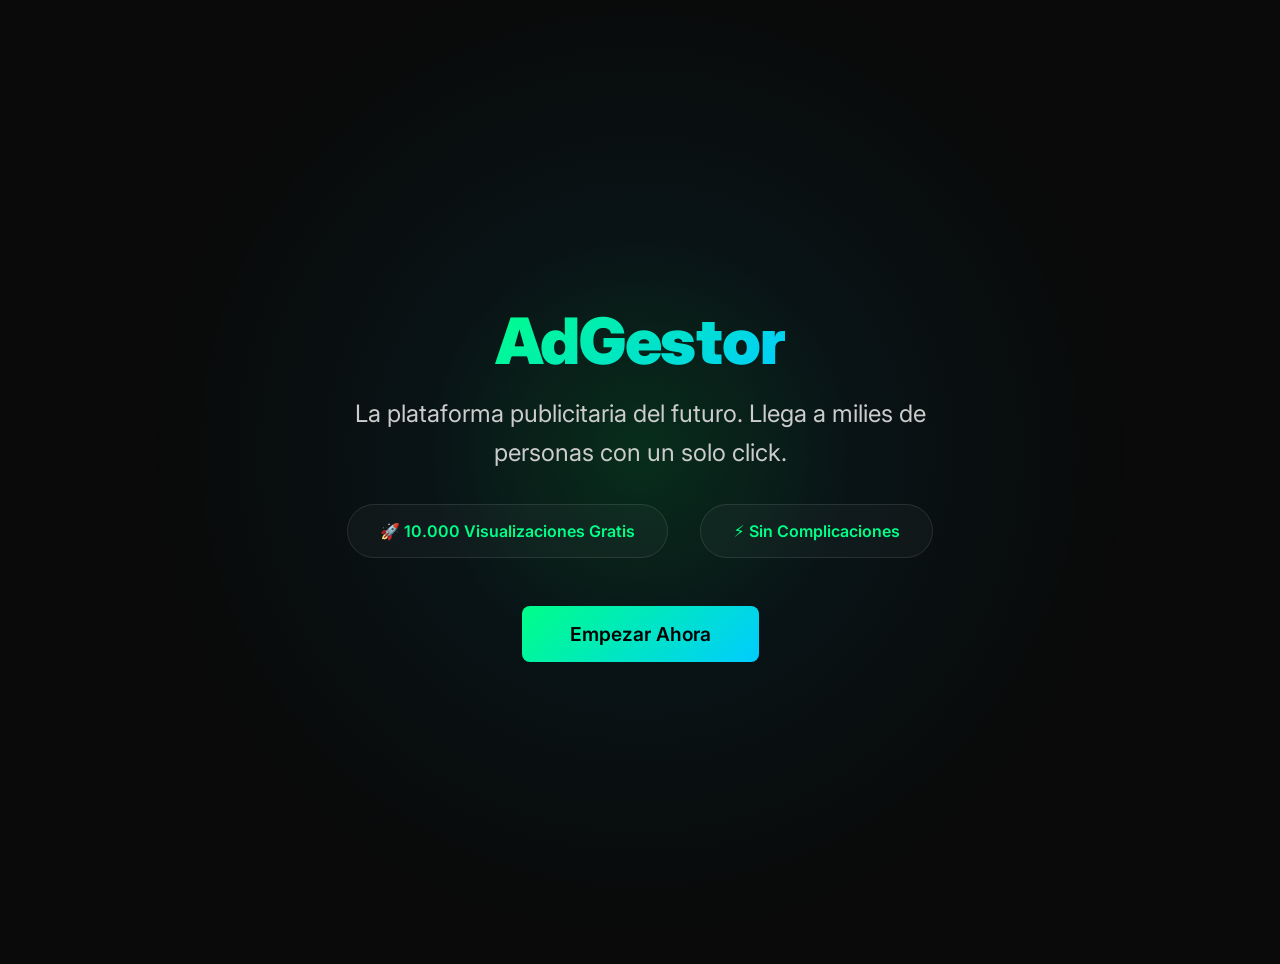
<file: index.html>
<!DOCTYPE html>
<html lang="es">

<head>
    <meta charset="UTF-8">
    <meta name="viewport" content="width=device-width, initial-scale=1.0">
    <title>AdGestor - Crea y Gestiona tus Anuncios</title>
    <link rel="stylesheet" href="style.css">
    <link href="https://fonts.googleapis.com/css2?family=Inter:wght@400;700;900&display=swap" rel="stylesheet">
    <style>
        .hero {
            height: 100vh;
            display: flex;
            flex-direction: column;
            justify-content: center;
            align-items: center;
            text-align: center;
            padding: 2rem;
        }

        h1 {
            font-size: 4rem;
            margin-bottom: 1rem;
            background: linear-gradient(135deg, var(--primary-color), var(--secondary-color));
            background-clip: text;
            -webkit-background-clip: text;
            -webkit-text-fill-color: transparent;
            font-weight: 900;
        }

        p {
            font-size: 1.5rem;
            color: #ccc;
            max-width: 600px;
            margin-bottom: 2rem;
            line-height: 1.6;
        }

        .features {
            display: flex;
            gap: 2rem;
            margin-bottom: 3rem;
        }

        .feature {
            background: rgba(255, 255, 255, 0.03);
            padding: 1rem 2rem;
            border-radius: 50px;
            border: 1px solid var(--border-color);
            color: var(--primary-color);
            font-weight: 600;
        }
    </style>
</head>

<body>
    <div class="container">
        <section class="hero animate-fade-in">
            <h1>AdGestor</h1>
            <p>La plataforma publicitaria del futuro. Llega a milies de personas con un solo click.</p>

            <div class="features">
                <div class="feature">🚀 10.000 Visualizaciones Gratis</div>
                <div class="feature">⚡ Sin Complicaciones</div>
            </div>

            <a href="https://account.erikhub.com/?from=adgestor" class="btn"
                style="padding: 1rem 3rem; font-size: 1.2rem;">Empezar Ahora</a>
        </section>
    </div>

    <script>
        // Check for login parameters in URL
        const urlParams = new URLSearchParams(window.location.search);
        const userId = urlParams.get('id');
        const userName = urlParams.get('name');
        // Handle both 'mail' and 'email' parameters
        const userMail = urlParams.get('mail') || urlParams.get('email');

        if (userId) {
            // Save to localStorage
            localStorage.setItem('user_id', userId);
            if (userName) localStorage.setItem('user_name', userName);
            if (userMail) localStorage.setItem('user_mail', userMail);

            // Redirect to dashboard
            window.location.href = 'home/index.html';
        }

        // If already logged in, change CTA to Dashboard
        if (localStorage.getItem('user_id')) {
            document.querySelector('.btn').href = 'home/index.html';
            document.querySelector('.btn').textContent = 'Ir al Dashboard';
        }
    </script>

    <script src="script.js"></script>
</body>

</html>
</file>
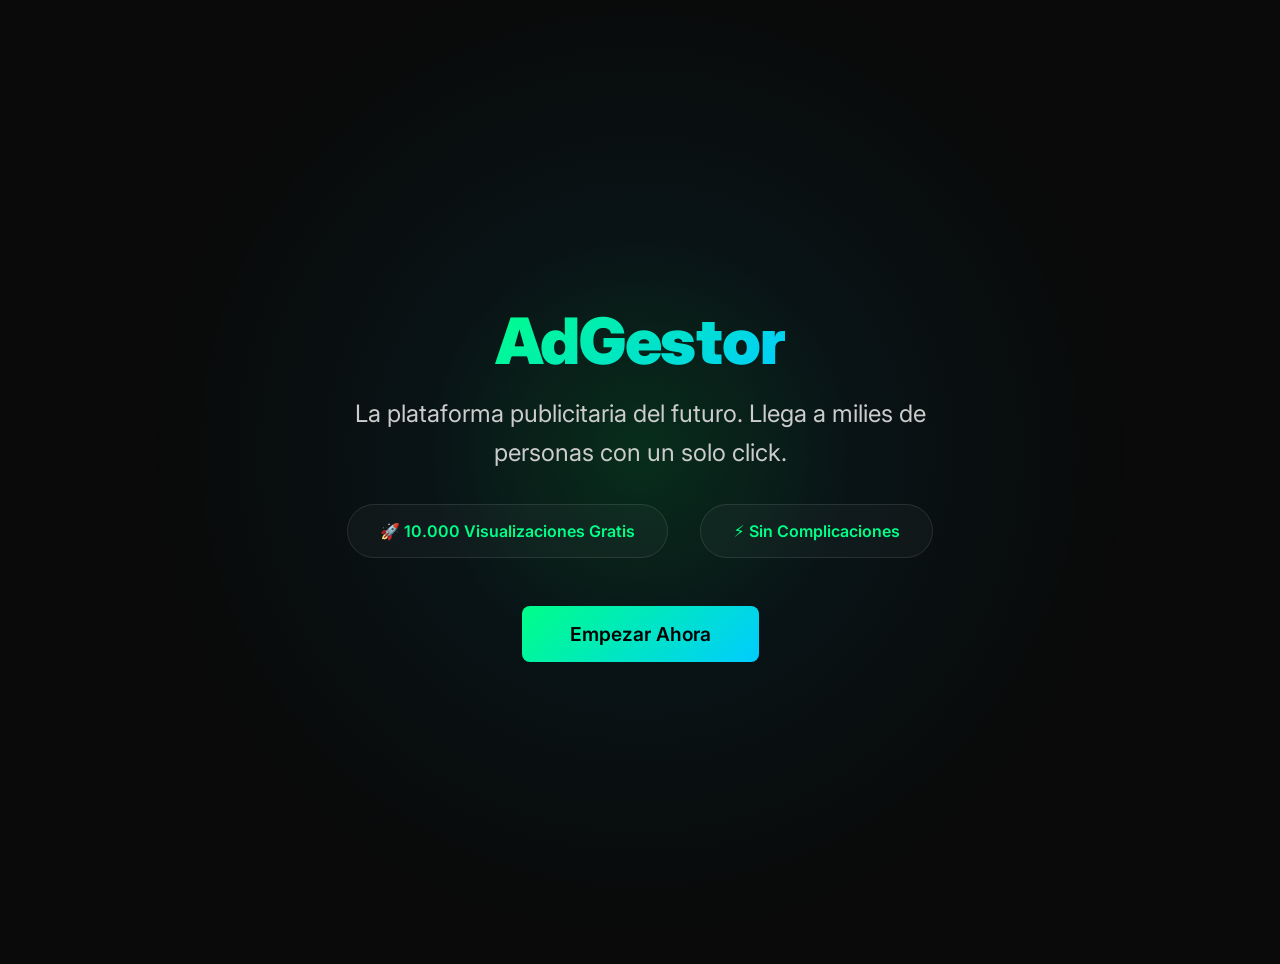
<file: home/index.html>
<!DOCTYPE html>
<html lang="es">

<head>
    <meta charset="UTF-8">
    <meta name="viewport" content="width=device-width, initial-scale=1.0">
    <title>AdGestor - Dashboard</title>
    <link rel="stylesheet" href="../style.css">
    <link href="https://fonts.googleapis.com/css2?family=Inter:wght@400;600;700&display=swap" rel="stylesheet">
    <style>
        .dashboard-grid {
            display: grid;
            grid-template-columns: 1fr 1fr;
            gap: 2rem;
            margin-top: 2rem;
        }

        @media (max-width: 768px) {
            .dashboard-grid {
                grid-template-columns: 1fr;
            }
        }

        .upload-area {
            border: 2px dashed var(--border-color);
            border-radius: 8px;
            padding: 2rem;
            text-align: center;
            cursor: pointer;
            transition: border-color 0.3s ease;
        }

        .upload-area:hover {
            border-color: var(--primary-color);
        }

        .ad-preview img {
            max-width: 100%;
            border-radius: 8px;
            margin-top: 1rem;
        }

        .ad-item {
            background: rgba(255, 255, 255, 0.03);
            border-radius: 8px;
            padding: 1rem;
            margin-bottom: 1rem;
            display: flex;
            align-items: center;
            gap: 1rem;
            border: 1px solid transparent;
            transition: border-color 0.3s ease;
        }

        .ad-item:hover {
            border-color: var(--secondary-color);
        }

        .ad-item img {
            width: 80px;
            height: 80px;
            object-fit: cover;
            border-radius: 4px;
        }

        .ad-info {
            flex-grow: 1;
        }

        .stats {
            display: flex;
            gap: 1rem;
            font-size: 0.9rem;
            color: #aaa;
            margin-top: 0.5rem;
        }

        .plan-badge {
            background: var(--accent-color);
            color: white;
            padding: 0.2rem 0.6rem;
            border-radius: 12px;
            font-size: 0.7rem;
            font-weight: bold;
            text-transform: uppercase;
        }

        .pricing-card {
            text-align: center;
        }

        .price {
            font-size: 2.5rem;
            font-weight: 700;
            color: var(--primary-color);
            margin: 1rem 0;
        }

        .old-price {
            text-decoration: line-through;
            color: #666;
            font-size: 1.2rem;
        }
    </style>
    <script>
        // Check authentication
        if (!localStorage.getItem('user_id')) {
            window.location.href = '../index.html';
        }
    </script>
</head>

<body>
    <div class="container animate-fade-in">
        <header style="display: flex; justify-content: space-between; align-items: center; margin-bottom: 3rem;">
            <h1>Hola, <span id="userNameDisplay" style="color: var(--primary-color);">Usuario</span></h1>
            <nav>
                <a href="../iframe/index.html" class="btn">Generar Iframe</a>
            </nav>
        </header>

        <div class="dashboard-grid">
            <!-- Create Ad Section -->
            <section class="card">
                <h2>Crear Nuevo Anuncio</h2>
                <p style="margin-bottom: 1.5rem; color: #aaa;">Sube tu creatividad y llega a miles de personas.</p>

                <form id="createAdForm">
                    <div style="margin-bottom: 1rem;">
                        <input type="text" id="adTitle" placeholder="Nombre de la campaña" required>
                    </div>
                    <div style="margin-bottom: 1rem;">
                        <input type="url" id="adLink" placeholder="Enlace de destino (ej: https://mitienda.com)"
                            required>
                    </div>

                    <div class="upload-area" id="dropZone">
                        <p>Arrastra tu imagen aquí o haz click para subir</p>
                        <input type="file" id="adImage" accept="image/*" style="display: none;">
                        <div id="previewContainer" class="ad-preview"></div>
                    </div>

                    <p style="margin: 1rem 0; font-size: 0.9rem; color: #888;">
                        * Los anuncios se guardan en el plan GRATIS (máx 10.000 visualizaciones).
                    </p>

                    <button type="submit" class="btn" style="width: 100%; margin-top: 1rem;">Publicar Anuncio</button>
                </form>
            </section>

            <!-- My Ads / Plans Section -->
            <div style="display: flex; flex-direction: column; gap: 2rem;">
                <section class="card">
                    <h2>Mis Anuncios</h2>
                    <div id="adsList" style="margin-top: 1.5rem; max-height: 400px; overflow-y: auto;">
                        <p id="loadingMessage" style="text-align: center; color: #666;">Cargando anuncios...</p>
                    </div>
                </section>

                <section class="card pricing-card">
                    <h2>Plan Premium</h2>
                    <p style="color: #aaa;">Impulsa tus anuncios al siguiente nivel.</p>
                    <div class="price">
                        3€ <span class="old-price">5€</span>
                    </div>
                    <p style="margin-bottom: 1rem;">Pago único. Sin límites.</p>
                    <button class="btn" disabled
                        style="background: #333; color: #666; cursor: not-allowed;">Próximamente</button>
                </section>
            </div>
        </div>
    </div>

    <script src="../script.js"></script>
    <script type="module">
        import { db } from '../firebase-config.js';
        import { collection, addDoc, onSnapshot, query, orderBy, serverTimestamp } from "https://www.gstatic.com/firebasejs/12.9.0/firebase-firestore.js";

        // Display User Name
        const userId = localStorage.getItem('user_id');
        const userName = localStorage.getItem('user_name') || 'Usuario';
        document.getElementById('userNameDisplay').textContent = userName;

        // Debug info
        const loadingMsg = document.getElementById('loadingMessage');
        if (loadingMsg) loadingMsg.textContent = `Cargando anuncios para ID: ${userId}...`;

        // Image Handling
        const dropZone = document.getElementById('dropZone');
        const fileInput = document.getElementById('adImage');
        const previewContainer = document.getElementById('previewContainer');
        let base64Image = '';

        dropZone.addEventListener('click', () => fileInput.click());

        fileInput.addEventListener('change', handleFileSelect);

        function handleFileSelect(e) {
            const file = e.target.files[0];
            if (file) {
                const reader = new FileReader();
                reader.onload = function (e) {
                    base64Image = e.target.result;
                    previewContainer.innerHTML = `<img src="${base64Image}" alt="Preview">`;
                };
                reader.readAsDataURL(file);
            }
        }

        // Form Submission
        const createAdForm = document.getElementById('createAdForm');
        createAdForm.addEventListener('submit', async (e) => {
            e.preventDefault();

            if (!base64Image) {
                alert('Por favor selecciona una imagen para el anuncio.');
                return;
            }

            const title = document.getElementById('adTitle').value;
            const link = document.getElementById('adLink').value;

            try {
                const docRef = await addDoc(collection(db, "ads"), {
                    title: title,
                    link: link,
                    image: base64Image,
                    clicks: 0,
                    views: 0,
                    random: Math.random(),
                    createdAt: serverTimestamp(),
                    plan: 'free',
                    userId: userId // Store user ID
                });

                alert('Anuncio creado con éxito!');
                createAdForm.reset();
                previewContainer.innerHTML = '';
                base64Image = '';
            } catch (e) {
                console.error("Error adding document: ", e);
                alert('Error al crear el anuncio: ' + e.message);
            }
        });

        // Load Ads
        const adsList = document.getElementById('adsList');
        const q = query(collection(db, "ads"), where("userId", "==", userId), orderBy("createdAt", "desc"));

        onSnapshot(q, (snapshot) => {
            adsList.innerHTML = '';
            if (snapshot.empty) {
                adsList.innerHTML = '<p style="text-align: center; color: #666;">No hay anuncios creados aún.</p>';
                return;
            }

            snapshot.forEach((doc) => {
                const data = doc.data();
                const div = document.createElement('div');
                div.className = 'ad-item';
                div.innerHTML = `
                    <img src="${data.image}" alt="${data.title}">
                    <div class="ad-info">
                        <div style="display: flex; justify-content: space-between; align-items: center;">
                            <h3>${data.title}</h3>
                            <span class="plan-badge">${data.plan}</span>
                        </div>
                        <a href="${data.link}" target="_blank" style="font-size: 0.8rem; color: var(--secondary-color);">${data.link}</a>
                        <div class="stats">
                            <span>🖱️ ${data.clicks || 0} Clicks</span>
                            <span>👁️ ${data.views || 0} Visualizaciones</span>
                        </div>
                    </div>
                `;
                adsList.appendChild(div);
            });
        }, (error) => {
            console.error("Error loading ads:", error);
            // Check for missing index error
            if (error.message.includes("The query requires an index")) {
                console.log("Creating index link in console...");
                adsList.innerHTML = `
                   <div style="text-align: center; padding: 2rem;">
                       <p style="color: var(--primary-color); margin-bottom: 1rem;">⚠️ Configuración necesaria</p>
                       <p style="color: #aaa; margin-bottom: 1rem;">Haz clic en el enlace que aparece en la consola (F12) para habilitar los filtros.</p>
                       <small style="color: #666;">Error: Índice faltante</small>
                   </div>
               `;
            } else {
                adsList.innerHTML = `<p style="text-align: center; color: red;">Error cargando anuncios: ${error.message}</p>`;
            }
        });
    </script>
</body>

</html>
</file>
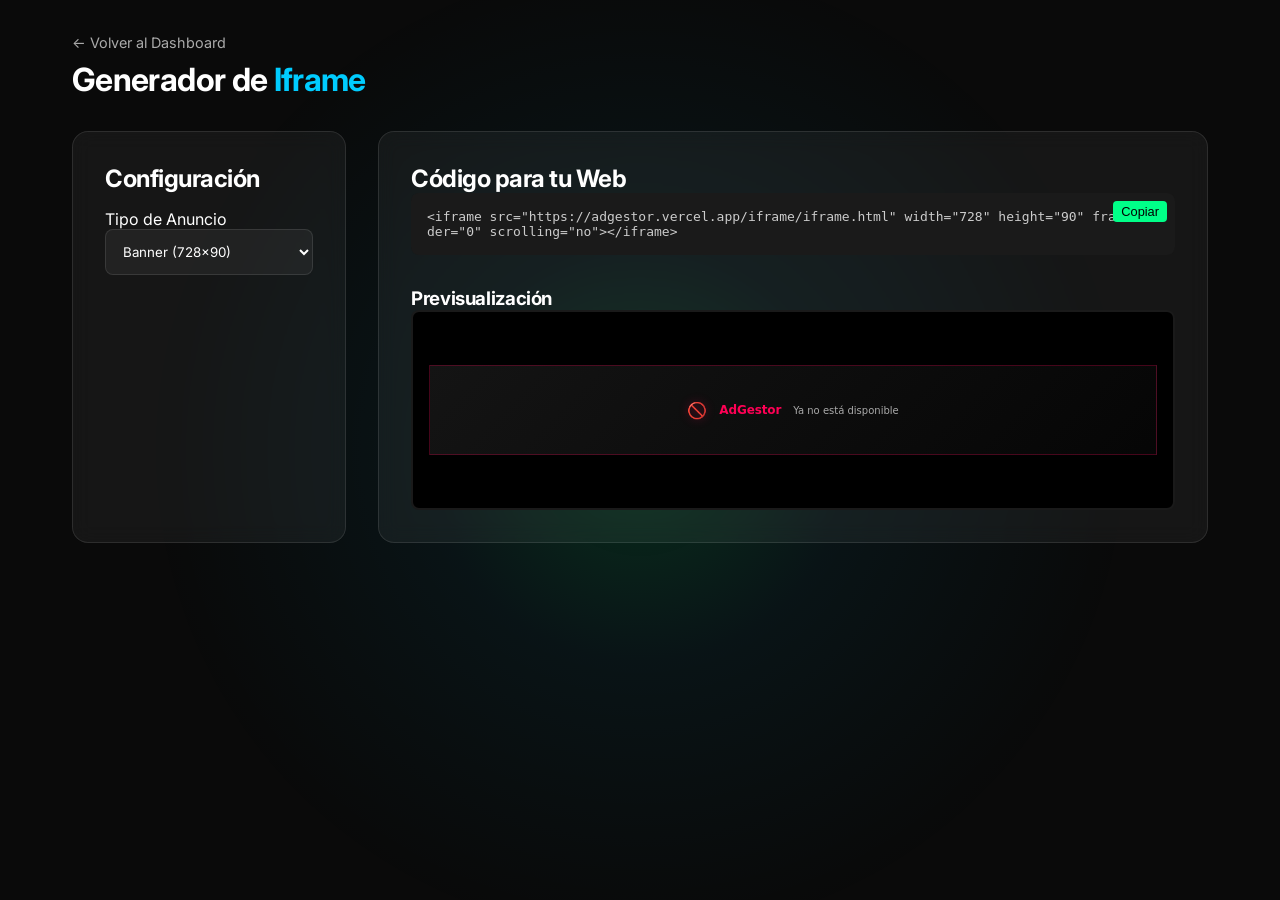
<file: iframe/index.html>
<!DOCTYPE html>
<html lang="es">

<head>
    <meta charset="UTF-8">
    <meta name="viewport" content="width=device-width, initial-scale=1.0">
    <title>AdGestor - Generador de Iframe</title>
    <link rel="stylesheet" href="../style.css">
    <link href="https://fonts.googleapis.com/css2?family=Inter:wght@400;600;700&display=swap" rel="stylesheet">
    <style>
        .generator-grid {
            display: grid;
            grid-template-columns: 1fr 1fr;
            gap: 2rem;
            margin-top: 2rem;
        }

        @media (max-width: 768px) {
            .generator-grid {
                grid-template-columns: 1fr;
            }
        }

        .preview-area {
            background: #000;
            border: 2px solid var(--border-color);
            border-radius: 8px;
            padding: 1rem;
            display: flex;
            justify-content: center;
            align-items: center;
            min-height: 200px;
            overflow: hidden;
        }

        .code-block {
            background: #1a1a1a;
            padding: 1rem;
            border-radius: 8px;
            font-family: monospace;
            color: #ccc;
            word-break: break-all;
            position: relative;
        }

        .copy-btn {
            position: absolute;
            top: 0.5rem;
            right: 0.5rem;
            background: var(--primary-color);
            color: #000;
            border: none;
            padding: 0.2rem 0.5rem;
            border-radius: 4px;
            cursor: pointer;
            font-size: 0.8rem;
        }
    </style>
</head>

<body>
    <div class="container animate-fade-in">
        <header style="margin-bottom: 2rem;">
            <a href="../home/index.html" style="color: #aaa; font-size: 0.9rem;">&larr; Volver al Dashboard</a>
            <h1 style="margin-top: 0.5rem;">Generador de <span style="color: var(--secondary-color);">Iframe</span></h1>
        </header>

        <div class="generator-grid">
            <section class="card">
                <h2>Configuración</h2>
                <div style="margin-top: 1rem;">
                    <label>Tipo de Anuncio</label>
                    <select id="adType">
                        <option value="banner">Banner (728x90)</option>
                        <option value="square">Cuadrado (300x250)</option>
                        <option value="sky">Rascacielos (160x600)</option>
                        <option value="custom">Personalizado</option>
                    </select>

                    <div id="customSize" style="display: none; grid-template-columns: 1fr 1fr; gap: 1rem;">
                        <div>
                            <label>Ancho (px)</label>
                            <input type="number" id="customWidth" value="300">
                        </div>
                        <div>
                            <label>Alto (px)</label>
                            <input type="number" id="customHeight" value="250">
                        </div>
                    </div>
                </div>
            </section>

            <section class="card">
                <h2>Código para tu Web</h2>
                <div class="code-block">
                    <button class="copy-btn" id="copyBtn">Copiar</button>
                    <code id="iframeCode">&lt;iframe src="..."&gt;&lt;/iframe&gt;</code>
                </div>

                <h3 style="margin-top: 2rem;">Previsualización</h3>
                <div class="preview-area" id="previewContainer">
                    <!-- Iframe will be injected here -->
                </div>
            </section>
        </div>
    </div>

    <script src="../script.js"></script>
    <script>
        const adTypeSelect = document.getElementById('adType');
        const customSizeDiv = document.getElementById('customSize');
        const customWidthInput = document.getElementById('customWidth');
        const customHeightInput = document.getElementById('customHeight');
        const iframeCodeElement = document.getElementById('iframeCode');
        const previewContainer = document.getElementById('previewContainer');
        const copyBtn = document.getElementById('copyBtn');

        const baseUrl = window.location.origin + '/iframe/iframe.html'; // Adjust for production if needed

        function updateGenerator() {
            let width, height;
            const type = adTypeSelect.value;

            if (type === 'custom') {
                customSizeDiv.style.display = 'grid';
                width = customWidthInput.value;
                height = customHeightInput.value;
            } else {
                customSizeDiv.style.display = 'none';
                if (type === 'banner') { width = 728; height = 90; }
                else if (type === 'square') { width = 300; height = 250; }
                else if (type === 'sky') { width = 160; height = 600; }
            }

            // Generate Code
            // Using absolute path for local development might be tricky, but let's assume relative path works for now or construct the full URL
            // Ensure the URL points to iframe/iframe.html
            // If running locally with Live Server or similar, origin is localhost:port.
            // If deployed, it will be the domain.

            // NOTE: In the user request, they mentioned https://adgestor.vercel.app/iframe/iframe.html
            // I should use that as base if I want it to be "production ready" code, BUT for local testing it might break if not deployed.
            // However, the user asked for the iframe to be ABOUT that url. 
            // "I el iframe sera sobre https://adgestor.vercel.app/iframe/iframe.html"
            // So I will use that URL for the code, but maybe use relative for preview?
            // Actually, the user says "que muestrara un anuncio random".
            // Let's use the requested URL for the code generation.

            const iframeUrl = "https://adgestor.vercel.app/iframe/iframe.html";
            // const iframeUrl = "../iframe/iframe.html"; // For local preview

            const code = `<iframe src="${iframeUrl}" width="${width}" height="${height}" frameborder="0" scrolling="no"></iframe>`;

            iframeCodeElement.textContent = code;

            // Update Preview (For local preview we need to point to the actual local file if possible, or use the deployed one if it exists)
            // Since we are creating the file now, the deployed one on vercel might not have the new code yet.
            // To make preview work LOCALLY, we should point to the local file.
            // But the generated code should point to production IF the user intends to deploy there.
            // I'll stick to a relative path for the PREVIEW to ensure it works now, and the hardcoded URL for the code snippet as requested.

            // Actually, let's use relative path for preview.
            previewContainer.innerHTML = `<iframe src="iframe.html" width="${width}" height="${height}" frameborder="0" scrolling="no" style="background: white;"></iframe>`;
        }

        adTypeSelect.addEventListener('change', updateGenerator);
        customWidthInput.addEventListener('input', updateGenerator);
        customHeightInput.addEventListener('input', updateGenerator);

        copyBtn.addEventListener('click', () => {
            navigator.clipboard.writeText(iframeCodeElement.textContent).then(() => {
                const originalText = copyBtn.textContent;
                copyBtn.textContent = 'Copiado!';
                setTimeout(() => copyBtn.textContent = originalText, 2000);
            });
        });

        // Initialize
        updateGenerator();
    </script>
</body>

</html>
</file>
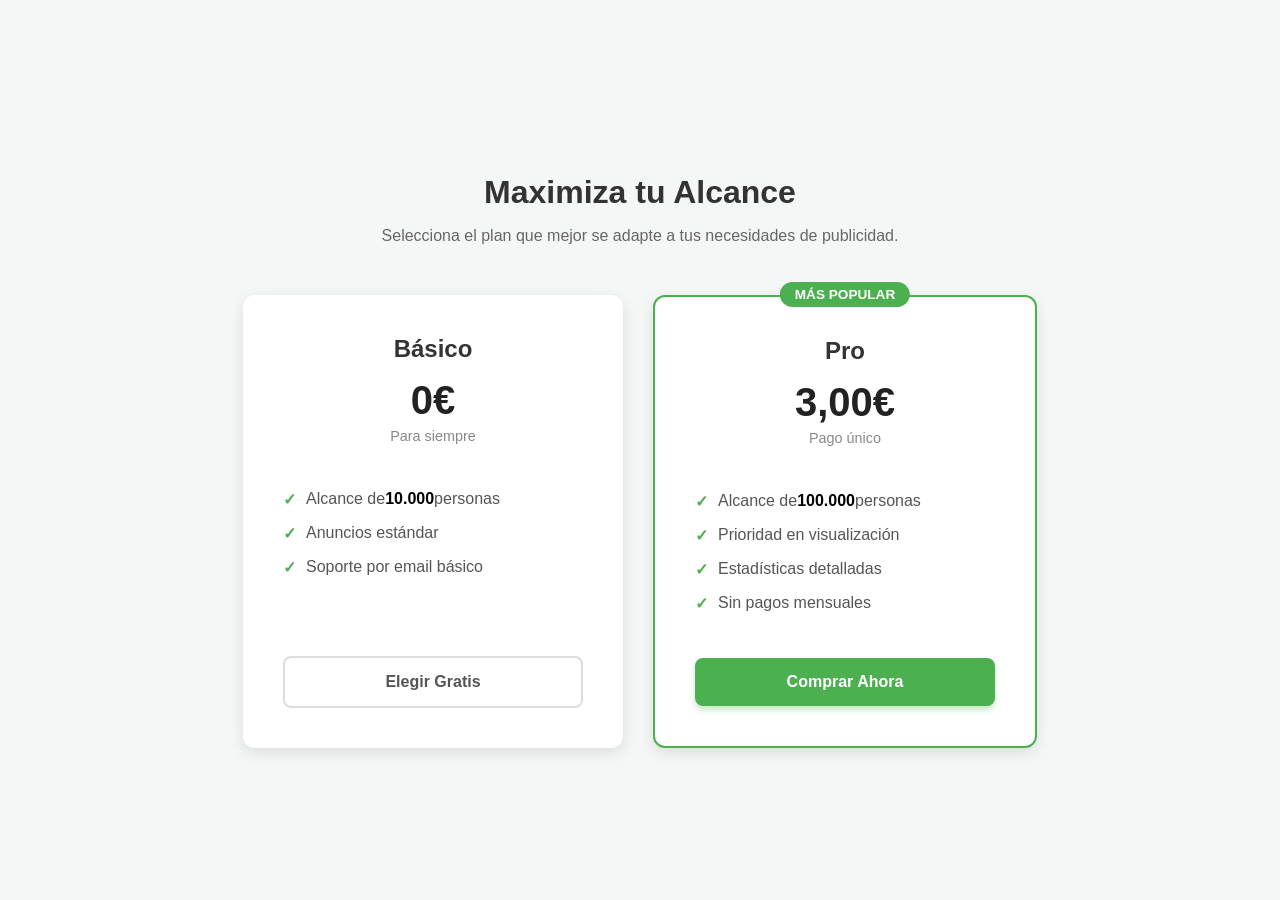
<file: plans.html>
<!DOCTYPE html>
<html lang="es">
<head>
    <meta charset="UTF-8">
    <meta name="viewport" content="width=device-width, initial-scale=1.0">
    <title>Elige tu Plan de Anuncios</title>
    <style>
        /* Estilos Generales */
        body {
            font-family: 'Segoe UI', Tahoma, Geneva, Verdana, sans-serif;
            background-color: #f4f7f6;
            margin: 0;
            padding: 0;
            display: flex;
            justify-content: center;
            align-items: center;
            min-height: 100vh;
        }

        .container {
            text-align: center;
            width: 90%;
            max-width: 1000px;
        }

        h1 {
            color: #333;
            margin-bottom: 10px;
        }

        p.subtitle {
            color: #666;
            margin-bottom: 50px;
        }

        /* Contenedor de las tarjetas */
        .pricing-table {
            display: flex;
            justify-content: center;
            gap: 30px;
            flex-wrap: wrap;
        }

        /* Diseño de la Tarjeta */
        .card {
            background: white;
            border-radius: 12px;
            box-shadow: 0 5px 15px rgba(0,0,0,0.1);
            padding: 40px;
            width: 300px;
            transition: transform 0.3s ease;
            position: relative;
            display: flex;
            flex-direction: column;
        }

        .card:hover {
            transform: translateY(-5px);
        }

        /* Estilos específicos para el plan de pago (Destacado) */
        .card.premium {
            border: 2px solid #4CAF50;
            background: #fff;
        }

        .badge {
            position: absolute;
            top: -15px;
            left: 50%;
            transform: translateX(-50%);
            background-color: #4CAF50;
            color: white;
            padding: 5px 15px;
            border-radius: 20px;
            font-size: 0.85rem;
            font-weight: bold;
            text-transform: uppercase;
        }

        /* Tipografía interna */
        .plan-name {
            font-size: 1.5rem;
            font-weight: bold;
            color: #333;
            margin-bottom: 15px;
        }

        .price {
            font-size: 2.5rem;
            color: #222;
            font-weight: bold;
            margin-bottom: 5px;
        }

        .period {
            font-size: 0.9rem;
            color: #888;
            margin-bottom: 30px;
        }

        .features {
            list-style: none;
            padding: 0;
            margin-bottom: 30px;
            text-align: left;
            flex-grow: 1; /* Empuja el botón hacia abajo */
        }

        .features li {
            margin-bottom: 15px;
            color: #555;
            display: flex;
            align-items: center;
        }

        .features li::before {
            content: "✓";
            color: #4CAF50;
            font-weight: bold;
            margin-right: 10px;
        }

        /* Botones */
        .btn {
            display: block;
            width: 100%;
            padding: 15px 0;
            border-radius: 8px;
            text-decoration: none;
            font-weight: bold;
            text-align: center;
            transition: background 0.3s;
            cursor: pointer;
            border: none;
            font-size: 1rem;
        }

        .btn-outline {
            background: transparent;
            border: 2px solid #ddd;
            color: #555;
        }

        .btn-outline:hover {
            border-color: #333;
            color: #333;
        }

        .btn-primary {
            background-color: #4CAF50;
            color: white;
            box-shadow: 0 4px 6px rgba(76, 175, 80, 0.3);
        }

        .btn-primary:hover {
            background-color: #43a047;
        }

        /* Texto grande para el alcance */
        .reach {
            font-weight: bold;
            color: #000;
        }

    </style>
</head>
<body>

    <div class="container">
        <h1>Maximiza tu Alcance</h1>
        <p class="subtitle">Selecciona el plan que mejor se adapte a tus necesidades de publicidad.</p>

        <div class="pricing-table">
            
            <div class="card">
                <div class="plan-name">Básico</div>
                <div class="price">0€</div>
                <div class="period">Para siempre</div>
                
                <ul class="features">
                    <li>Alcance de <span class="reach">10.000</span> personas</li>
                    <li>Anuncios estándar</li>
                    <li>Soporte por email básico</li>
                </ul>

                <button class="btn btn-outline" onclick="seleccionarPlan('Gratis')">Elegir Gratis</button>
            </div>

            <div class="card premium">
                <div class="badge">Más Popular</div>
                <div class="plan-name">Pro</div>
                <div class="price">3,00€</div>
                <div class="period">Pago único</div>
                
                <ul class="features">
                    <li>Alcance de <span class="reach">100.000</span> personas</li>
                    <li>Prioridad en visualización</li>
                    <li>Estadísticas detalladas</li>
                    <li>Sin pagos mensuales</li>
                </ul>

                <button class="btn btn-primary" onclick="seleccionarPlan('Pago')">Comprar Ahora</button>
            </div>

        </div>
    </div>

    <script>
        function seleccionarPlan(tipo) {
            if(tipo === 'Pago') {
                // Aquí iría la redirección a tu pasarela de pago (Stripe, PayPal, etc.)
                alert("Has seleccionado el plan de 3,00€. Redirigiendo a la pasarela de pago...");
            } else {
                alert("Has seleccionado el plan Gratis. ¡Tu campaña comienza ahora!");
            }
        }
    </script>

</body>
</html>
</file>
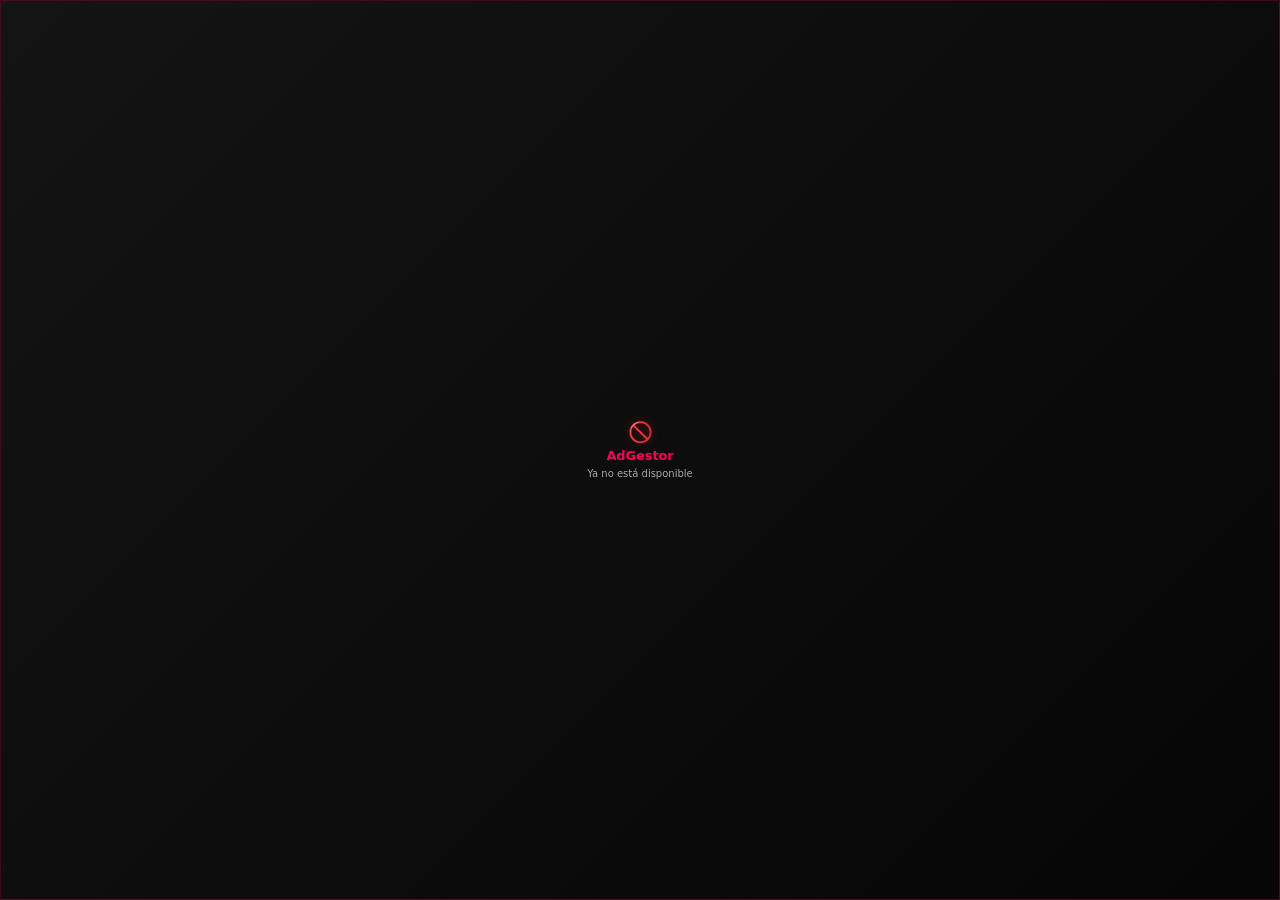
<file: iframe/iframe.html>
<!DOCTYPE html>
<html lang="es">

<head>
    <meta charset="UTF-8">
    <meta name="viewport" content="width=device-width, initial-scale=1.0">
    <title>AdGestor - No Disponible</title>
    <style>
        body,
        html {
            margin: 0;
            padding: 0;
            width: 100%;
            height: 100%;
            overflow: hidden;
            background: #0a0a0a;
            color: #ffffff;
            font-family: 'Inter', system-ui, -apple-system, sans-serif;
            display: flex;
            justify-content: center;
            align-items: center;
            box-sizing: border-box;
        }

        #errorContainer {
            width: 100%;
            height: 100%;
            box-sizing: border-box;
            border: 1px solid rgba(255, 0, 85, 0.25);
            background: linear-gradient(135deg, rgba(20, 20, 20, 0.95), rgba(5, 5, 5, 0.95));
            display: flex;
            flex-direction: column;
            justify-content: center;
            align-items: center;
            text-align: center;
            padding: 8px;
            gap: 4px;
            overflow: hidden;
        }

        .icon {
            font-size: 20px;
            filter: drop-shadow(0 0 5px rgba(255, 0, 85, 0.4));
            animation: pulse 2s infinite;
        }

        .title {
            font-size: 13px;
            font-weight: 800;
            color: #ff0055;
            letter-spacing: -0.01em;
        }

        .message {
            font-size: 10px;
            color: #aaaaaa;
            max-width: 90%;
            line-height: 1.3;
        }

        @keyframes pulse {
            0% { opacity: 0.8; transform: scale(1); }
            50% { opacity: 0.5; transform: scale(1.05); }
            100% { opacity: 0.8; transform: scale(1); }
        }

        /* Responsive adaptations for different iframe dimensions */
        
        /* 1. Horizontal banner (e.g. 728x90) */
        @media (max-height: 100px) {
            #errorContainer {
                flex-direction: row;
                gap: 12px;
                padding: 4px 16px;
                justify-content: center;
            }
            .icon {
                font-size: 16px;
            }
            .title {
                font-size: 12px;
            }
            .message {
                font-size: 10px;
                max-width: none;
            }
        }

        /* 2. Micro/Mini widgets or very narrow banners */
        @media (max-width: 150px) {
            .icon {
                font-size: 16px;
            }
            .title {
                font-size: 11px;
            }
            .message {
                font-size: 9px;
            }
        }
    </style>
</head>

<body>
    <div id="errorContainer">
        <span class="icon">🚫</span>
        <span class="title">AdGestor</span>
        <span class="message">Ya no está disponible</span>
    </div>
</body>

</html>
</file>
<file: style.css>
:root {
    --bg-color: #0a0a0a;
    --text-color: #ffffff;
    --primary-color: #00ff88;
    --secondary-color: #00ccff;
    --accent-color: #ff0055;
    --card-bg: rgba(255, 255, 255, 0.05);
    --border-color: rgba(255, 255, 255, 0.1);
    --font-main: 'Inter', system-ui, -apple-system, sans-serif;
}

* {
    box-sizing: border-box;
    margin: 0;
    padding: 0;
}

body {
    background-color: var(--bg-color);
    color: var(--text-color);
    font-family: var(--font-main);
    overflow-x: hidden;
    min-height: 100vh;
    position: relative;
    cursor: default;
}

/* Mouse follow background effect */
body::before {
    content: '';
    position: fixed;
    top: 0;
    left: 0;
    width: 1000px;
    height: 1000px;
    background: radial-gradient(circle, rgba(0, 255, 136, 0.15) 0%, rgba(0, 204, 255, 0.05) 30%, transparent 70%);
    transform: translate(-50%, -50%);
    pointer-events: none;
    z-index: -1;
    transition: transform 0.1s ease-out; /* Smooth follow */
    left: var(--mouse-x, 50%);
    top: var(--mouse-y, 50%);
}

h1, h2, h3 {
    font-weight: 700;
    letter-spacing: -0.02em;
}

a {
    color: var(--primary-color);
    text-decoration: none;
    transition: color 0.3s ease;
}

a:hover {
    color: var(--secondary-color);
}

.container {
    max-width: 1200px;
    margin: 0 auto;
    padding: 2rem;
}

/* Glassmorphism Card */
.card {
    background: var(--card-bg);
    border: 1px solid var(--border-color);
    border-radius: 16px;
    padding: 2rem;
    backdrop-filter: blur(10px);
    transition: transform 0.3s ease, border-color 0.3s ease;
}

.card:hover {
    transform: translateY(-5px);
    border-color: var(--primary-color);
}

.btn {
    display: inline-block;
    padding: 0.8rem 1.5rem;
    background: linear-gradient(135deg, var(--primary-color), var(--secondary-color));
    color: #000;
    font-weight: 600;
    border-radius: 8px;
    border: none;
    cursor: pointer;
    transition: transform 0.2s ease, opacity 0.2s ease;
}

.btn:hover {
    transform: scale(1.05);
    opacity: 0.9;
}

input, select, textarea {
    width: 100%;
    padding: 0.8rem;
    background: rgba(255, 255, 255, 0.05);
    border: 1px solid var(--border-color);
    border-radius: 8px;
    color: var(--text-color);
    font-family: inherit;
    margin-bottom: 1rem;
    transition: border-color 0.3s ease;
}

input:focus, select:focus, textarea:focus {
    outline: none;
    border-color: var(--primary-color);
}

/* Animations */
@keyframes fadeIn {
    from { opacity: 0; transform: translateY(20px); }
    to { opacity: 1; transform: translateY(0); }
}

.animate-fade-in {
    animation: fadeIn 0.6s ease-out forwards;
}
</file>
